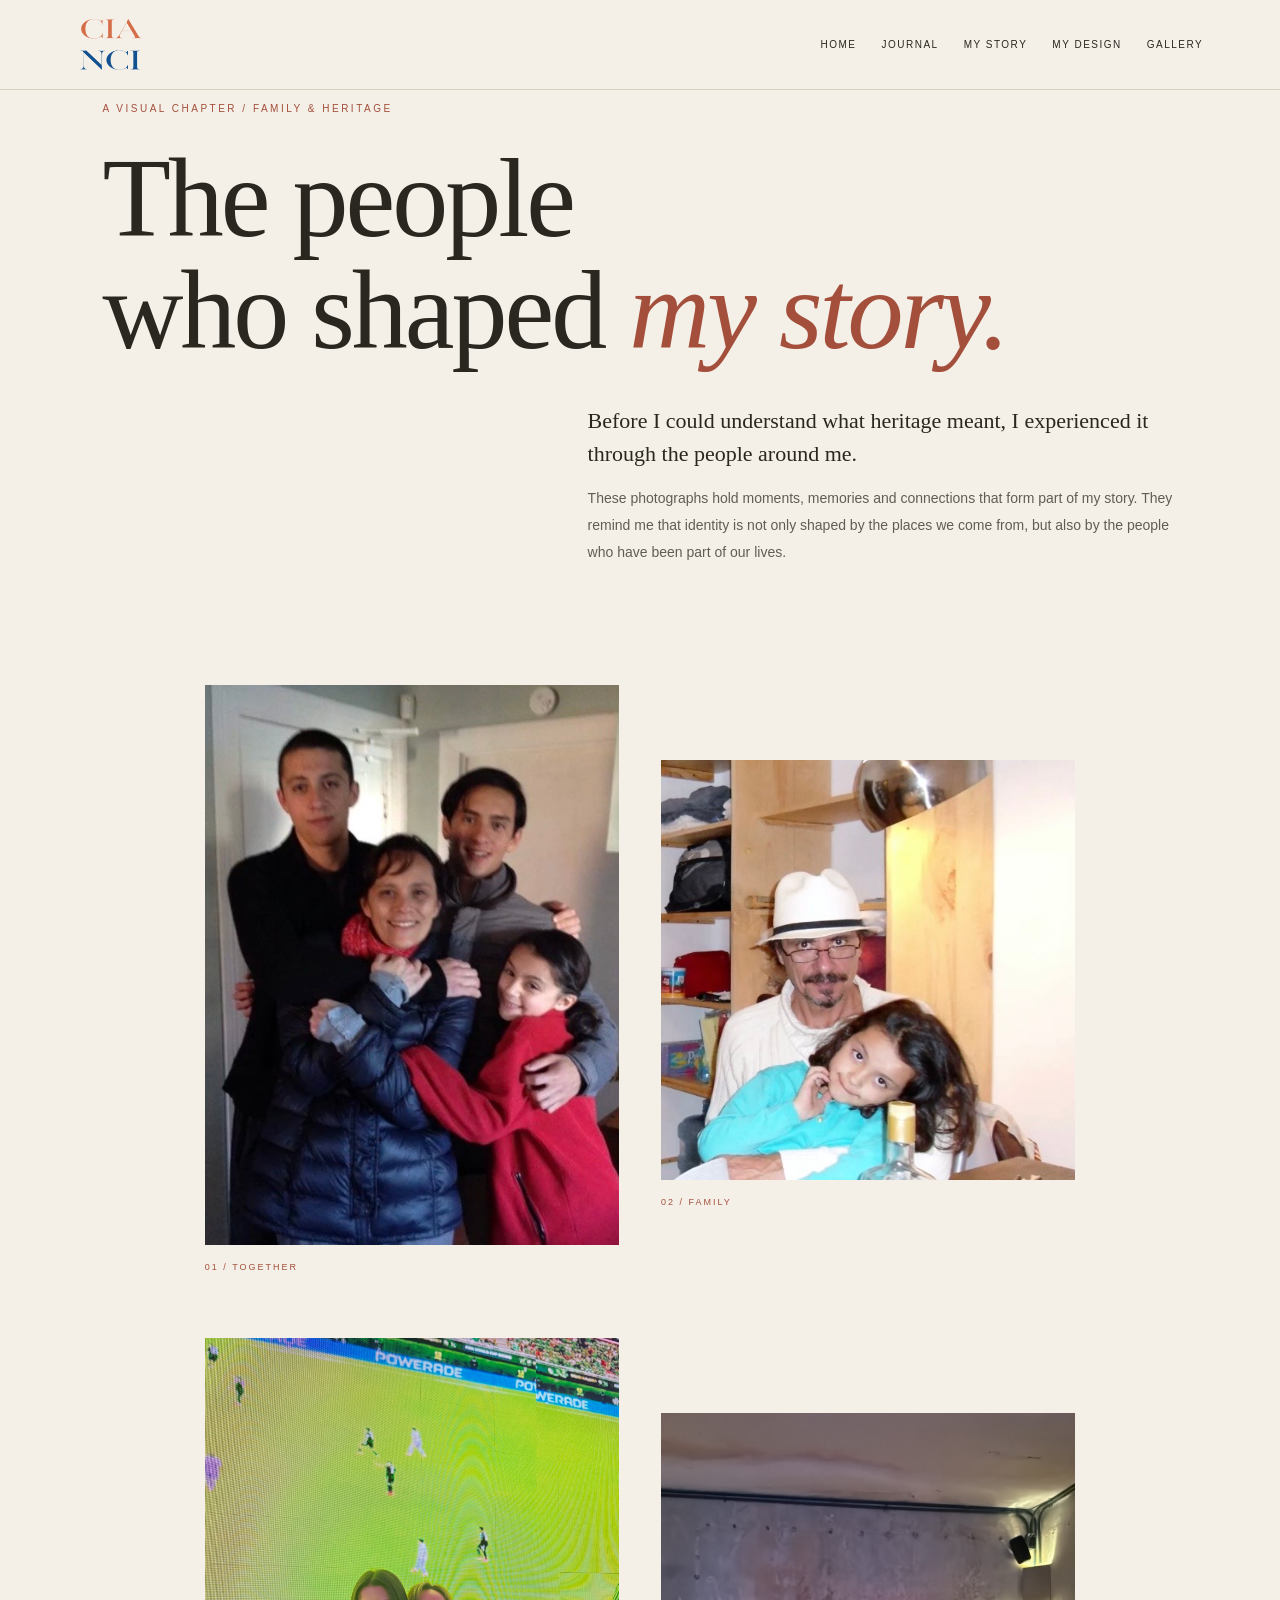
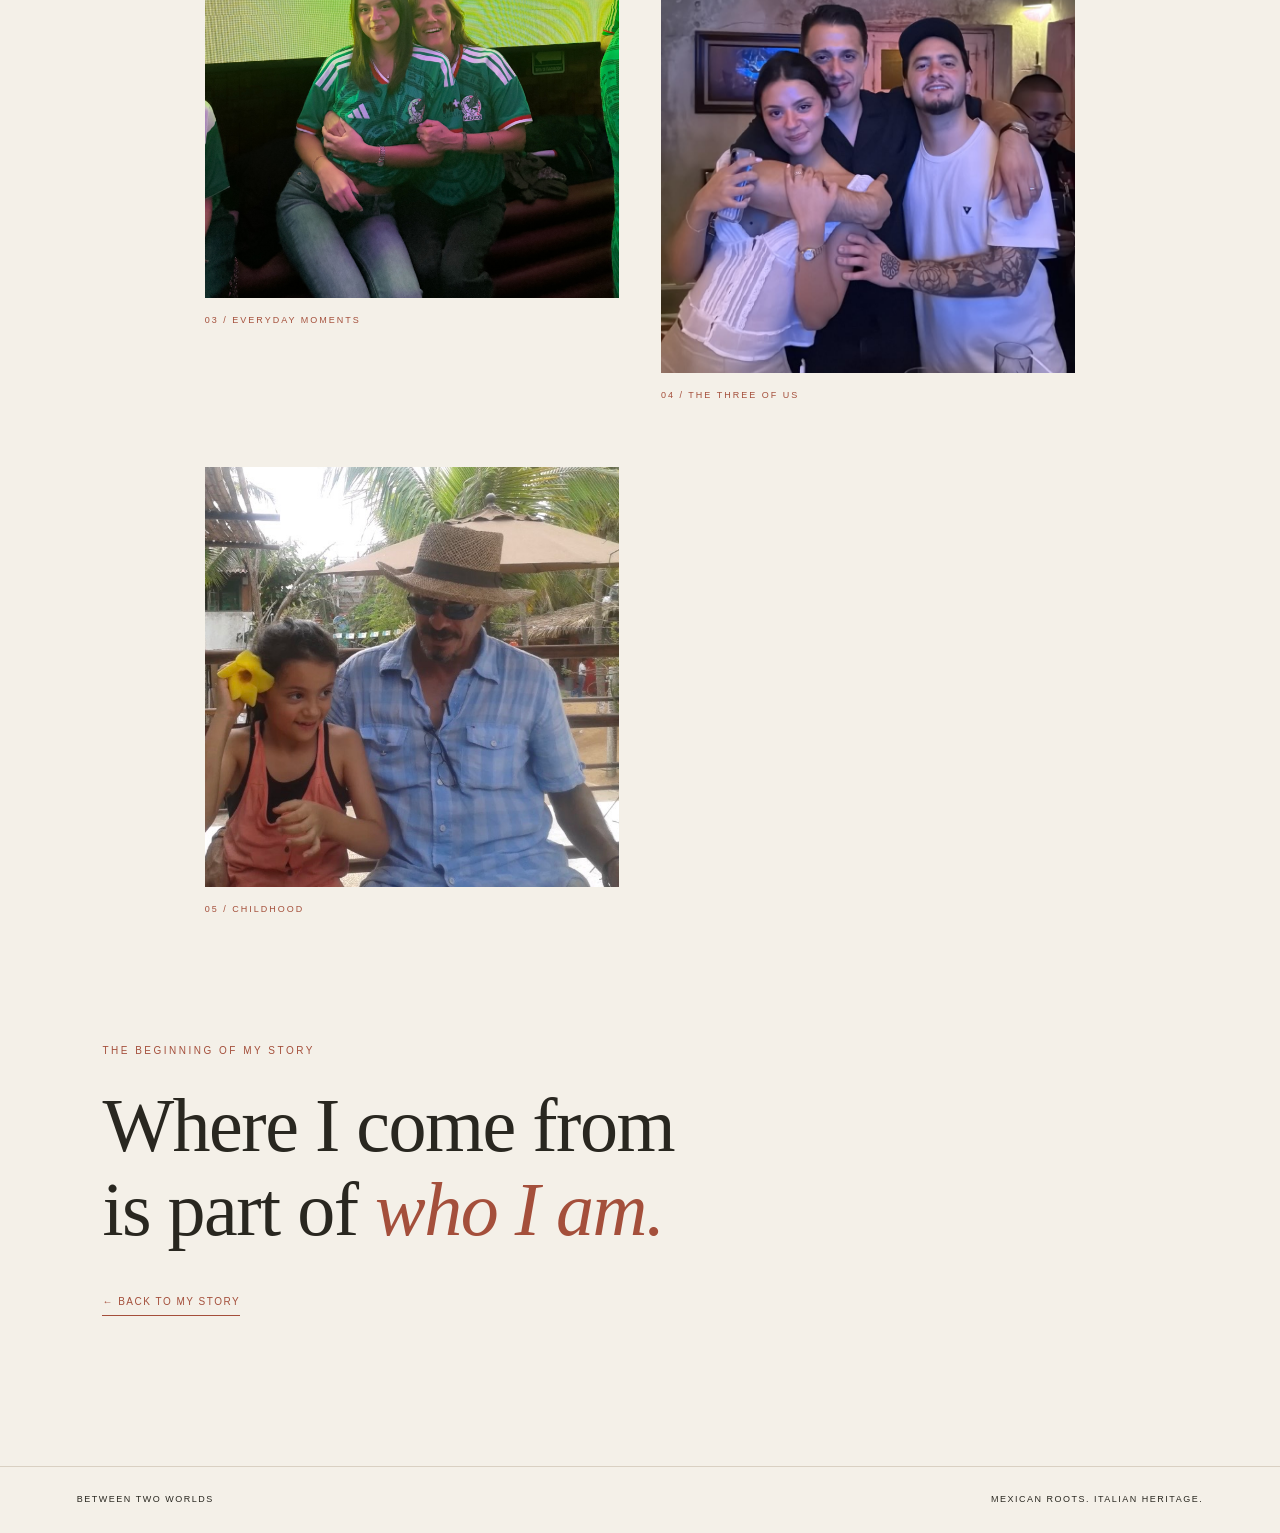
<file: Valentina blog website/family.html>
<!DOCTYPE html>
<html lang="en">
<head>
    <meta charset="UTF-8">
    <meta name="viewport" content="width=device-width, initial-scale=1.0">
    <title>Two Cultures. One Story. — Between Two Worlds</title>
    <link rel="stylesheet" href="style.css">
    <link rel="stylesheet" href="family-gallery.css">
</head>
<body>
    <header>
        <a href="index.html" class="logo">
            <img src="between-two-worlds-logo-cropped.png" alt="CIA NCI monogram">
        </a>
        <nav>
            <a href="index.html#home">HOME</a>
            <a href="index.html#journal">JOURNAL</a>
            <a href="index.html#about">MY STORY</a>
            <a href="index.html#ending">MY DESIGN</a>
            <a href="family.html" aria-current="page">GALLERY</a>
        </nav>
    </header>

    <main class="family-page">
        <section class="family-intro">
            <p class="section-label">A VISUAL CHAPTER / FAMILY &amp; HERITAGE</p>
            <h1 class="family-title">The people<br>who shaped <em>my story.</em></h1>
            <div class="family-intro-copy">
                <p class="family-lead">Before I could understand what heritage meant, I experienced it through the people around me.</p>
                <p>These photographs hold moments, memories and connections that form part of my story. They remind me that identity is not only shaped by the places we come from, but also by the people who have been part of our lives.</p>
            </div>
        </section>

        <section class="family-gallery" aria-label="Family photographs">
            <figure class="gallery-item gallery-item-tall">
                <img src="family-gathering.jpg" alt="A photograph of me and my mum together at a football match, wearing Mexico shirts" loading="lazy">
                <figcaption><span>01 / TOGETHER
            </figure>
            <figure class="gallery-item gallery-item-wide">
                <img src="me and dad.jpg" alt="Family and friends gathered around a table" loading="lazy">
                <figcaption><span>02 / FAMILY
            </figure>
            <figure class="gallery-item gallery-item-tall">
                <img src="mum and i .jpg" alt="A mirror photograph of me and my mum together" loading="lazy">
                <figcaption><span>03 / EVERYDAY MOMENTS 
            </figure>
            <figure class="gallery-item gallery-item-tall">
                <img src="brothers and i.JPG" alt="A mirror photograph of me and my mum together" loading="lazy">
                <figcaption><span>04 / THE THREE OF US
            </figure>
            <figure class="gallery-item gallery-item-wide">
                <img src="dad.jpg" alt="A childhood photograph of me with my dad" loading="lazy">
                <figcaption><span>05 / CHILDHOOD 
        </section>

        <section class="family-ending">
            <p class="section-label">THE BEGINNING OF MY STORY</p>
            <h2>Where I come from<br>is part of <em>who I am.</em></h2>
            <a class="back-link" href="index.html#about">← BACK TO MY STORY</a>
        </section>
    </main>

    <footer>
        <span>BETWEEN TWO WORLDS</span>
        <span>MEXICAN ROOTS. ITALIAN HERITAGE.</span>
    </footer>
</body>
</html>
</file>
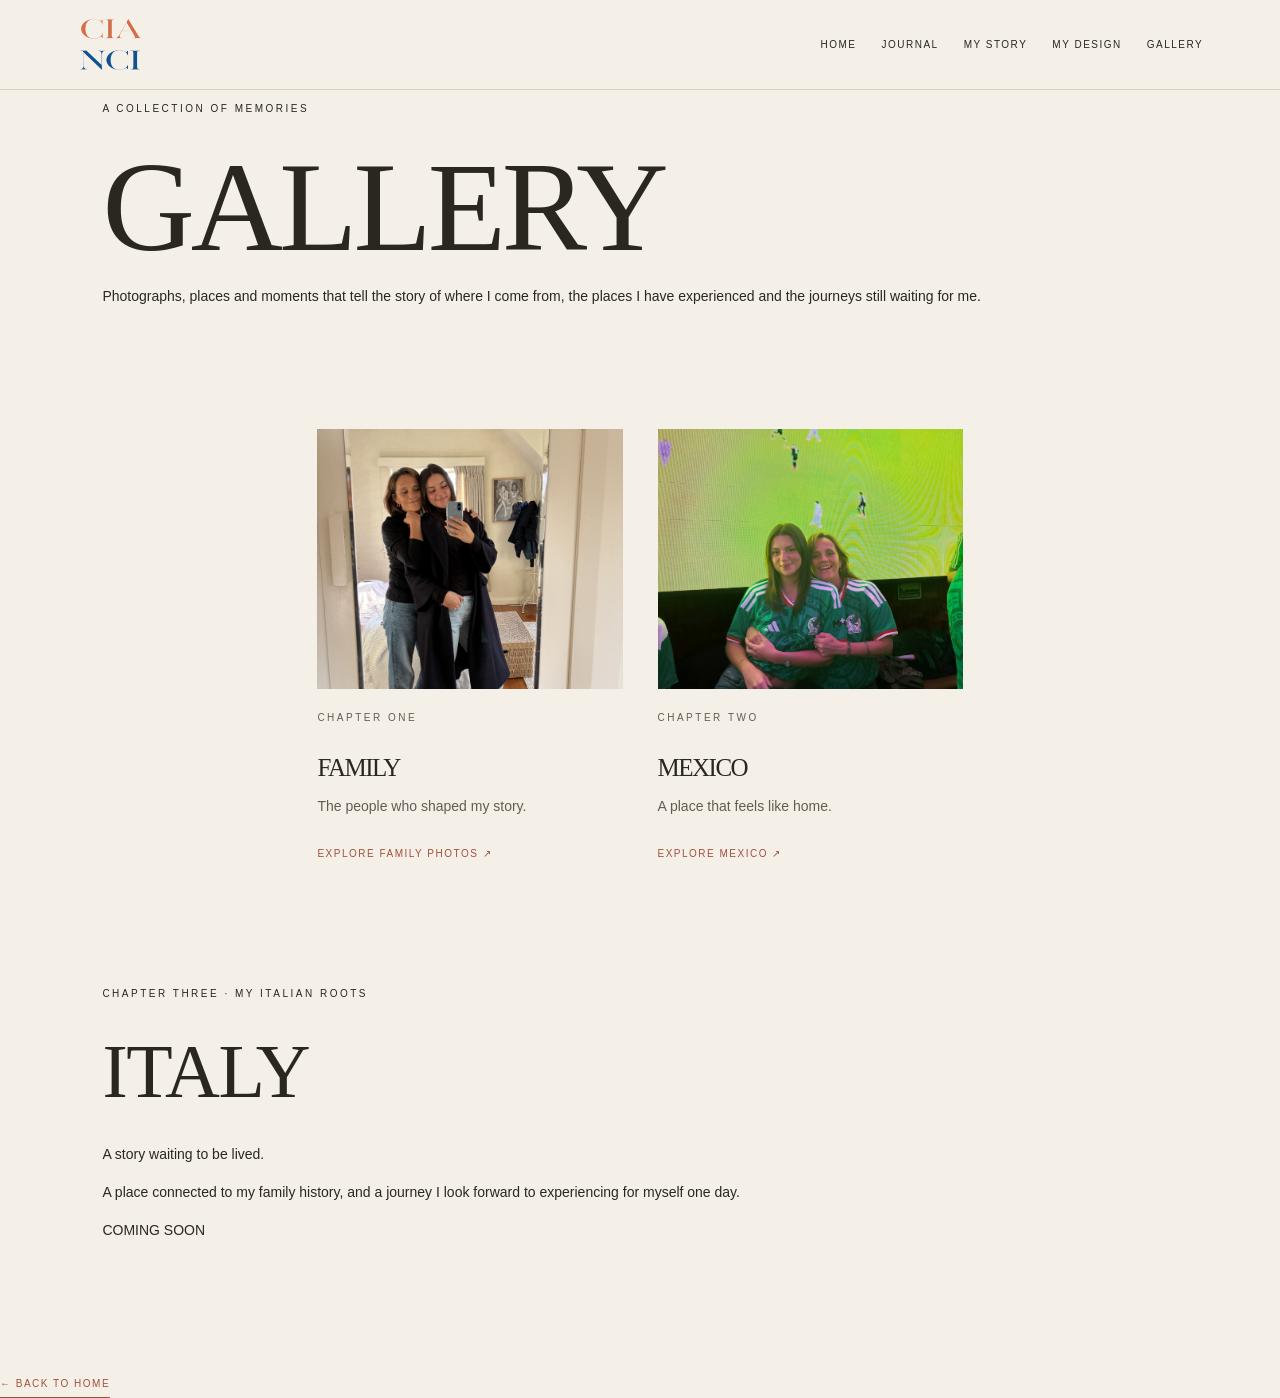
<file: Valentina blog website/gallery.html>
<!DOCTYPE html>
<html lang="en">
<head>
    <meta charset="UTF-8">
    <meta name="viewport" content="width=device-width, initial-scale=1.0">
    <title>Gallery | Between Two Worlds</title>
    <link rel="stylesheet" href="style.css">
    <link rel="stylesheet" href="family-gallery.css">
</head>

<body>

<header>
    <a href="index.html" class="logo">
        <img src="between-two-worlds-logo-cropped.png" alt="Between Two Worlds logo">
    </a>

    <nav>
        <a href="index.html">HOME</a>
        <a href="index.html#journal">JOURNAL</a>
        <a href="index.html#about">MY STORY</a>
        <a href="index.html#ending">MY DESIGN</a>
        <a href="gallery.html">GALLERY</a>
    </nav>
</header>

<main class="gallery-page">

    <section class="gallery-intro">
        <p class="eyebrow">A COLLECTION OF MEMORIES</p>
        <h1>GALLERY</h1>
        <p>
            Photographs, places and moments that tell the story
            of where I come from, the places I have experienced
            and the journeys still waiting for me.
        </p>
    </section>

    <section class="gallery-collection">

        <a href="family.html" class="gallery-card">
            <div class="gallery-card-image">
                <img src="mum-and-me.jpg" alt="Family memories">
            </div>
            <p class="eyebrow">CHAPTER ONE</p>
            <h2>FAMILY</h2>
            <p>The people who shaped my story.</p>
            <span>EXPLORE FAMILY PHOTOS ↗</span>
        </a>

        <a href="mexico.html" class="gallery-card">
            <div class="gallery-card-image">
                <img src="mum and i .jpg" alt="Mexico">
            </div>
            <p class="eyebrow">CHAPTER TWO</p>
            <h2>MEXICO</h2>
            <p>A place that feels like home.</p>
            <span>EXPLORE MEXICO ↗</span>
        </a>

    </section>

    <section class="italy-preview">
        <p class="eyebrow">CHAPTER THREE · MY ITALIAN ROOTS</p>
        <h2>ITALY</h2>
        <p class="italy-quote">A story waiting to be lived.</p>
        <p>
            A place connected to my family history, and a journey
            I look forward to experiencing for myself one day.
        </p>
        <span>COMING SOON</span>
    </section>

    <a href="index.html" class="back-link">← BACK TO HOME</a>

</main>

</body>
</html>
</file>
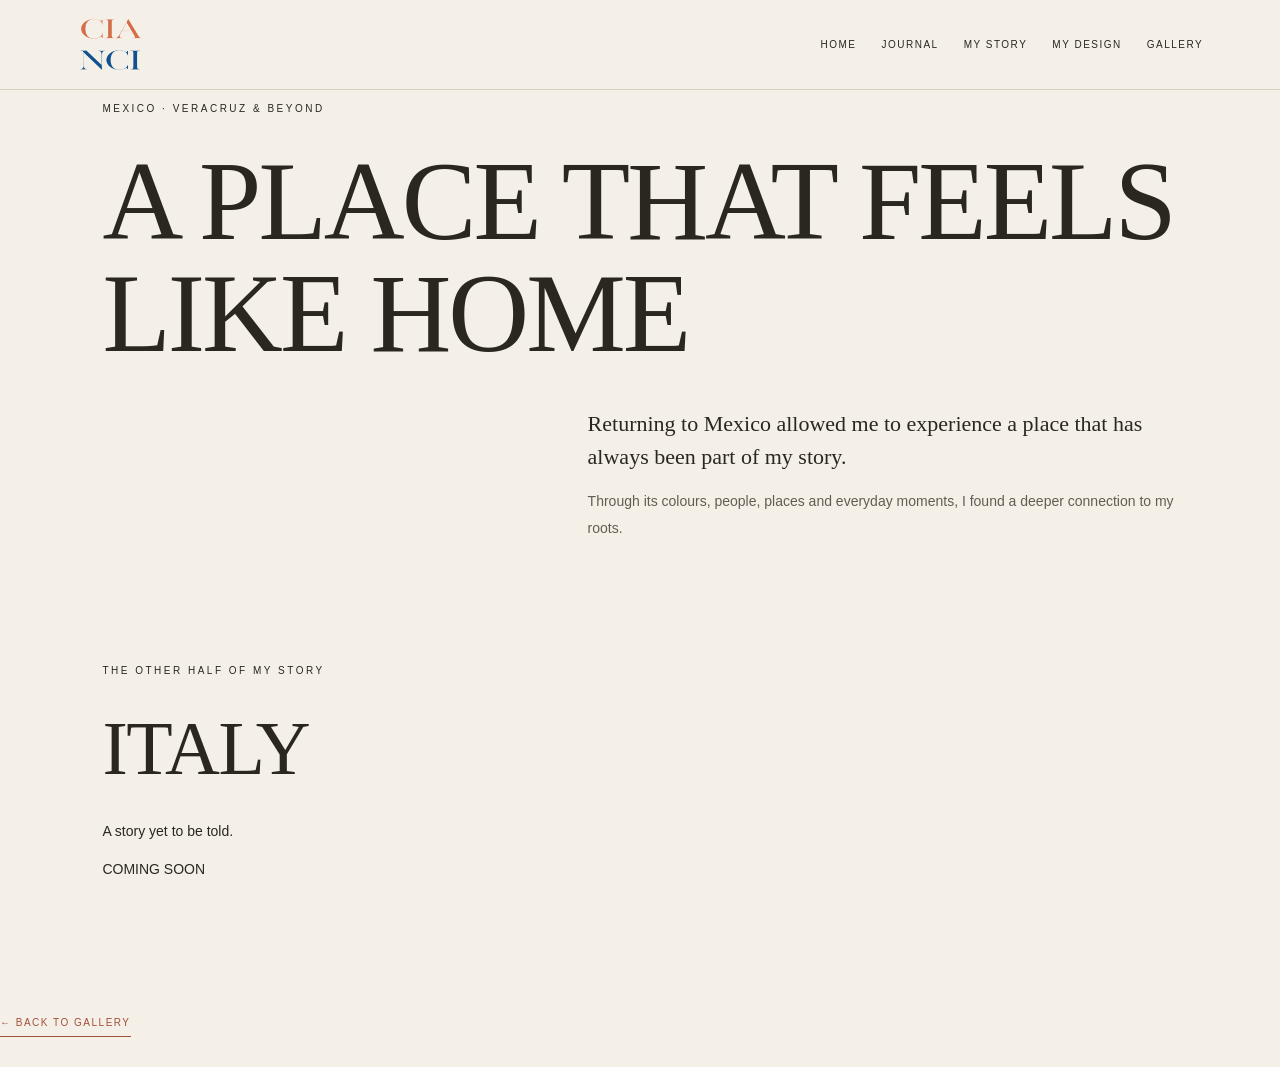
<file: Valentina blog website/mexico.html>
<!DOCTYPE html>
<html lang="en">
<head>
    <meta charset="UTF-8">
    <meta name="viewport" content="width=device-width, initial-scale=1.0">
    <title>Mexico | Between Two Worlds</title>
    <link rel="stylesheet" href="style.css">
    <link rel="stylesheet" href="family-gallery.css">
</head>

<body>

<header>
    <a href="index.html" class="logo">
        <img src="between-two-worlds-logo-cropped.png" alt="Between Two Worlds logo">
    </a>

    <nav>
        <a href="index.html">HOME</a>
        <a href="index.html#journal">JOURNAL</a>
        <a href="index.html#about">MY STORY</a>
        <a href="index.html#ending">MY DESIGN</a>
        <a href="gallery.html">GALLERY</a>
    </nav>
</header>

<main class="family-page">

    <section class="family-intro">
        <p class="eyebrow">MEXICO · VERACRUZ & BEYOND</p>
        <h1 class="family-title">A PLACE THAT FEELS LIKE HOME</h1>

        <div class="family-intro-copy">
            <p class="family-lead">
                Returning to Mexico allowed me to experience a place
                that has always been part of my story.
            </p>
            <p>
                Through its colours, people, places and everyday
                moments, I found a deeper connection to my roots.
            </p>
        </div>
    </section>

    <section class="family-ending">
        <p class="eyebrow">THE OTHER HALF OF MY STORY</p>
        <h2>ITALY</h2>
        <p>A story yet to be told.</p>
        <span>COMING SOON</span>
    </section>

    <a href="gallery.html" class="back-link">← BACK TO GALLERY</a>

</main>

</body>
</html>
</file>
<file: Valentina blog website/style.css>
/* GENERAL STYLE */

* {
    box-sizing: border-box;
}

html {
    scroll-behavior: smooth;
}

body {
    margin: 0;
    padding: 0;
    background-color: #F4F0E8;
    color: #292720;
    font-family: Arial, sans-serif;
    font-size: 14px;
    line-height: 1.7;
}

a {
    color: inherit;
    text-decoration: none;
}

h1, h2, h3 {
    font-family: Georgia, "Times New Roman", serif;
    font-weight: normal;
}

em {
    color: #A44F3B;
    font-weight: normal;
}


/* HEADER / NAVIGATION */

header {
    padding: 16px 6%;
    display: flex;
    justify-content: space-between;
    align-items: center;
    border-bottom: 1px solid #D9D0C2;
}

/* PERSONAL LOGO */

.logo {
    display: inline-flex;
    align-items: center;
    flex-shrink: 0;
}

.logo img {
    display: block;
    width: 68px;
    height: auto;
    transition: opacity 0.3s ease;
}

.logo:hover img {
    opacity: 0.75;
}

/* NAVIGATION */

nav {
    display: flex;
    align-items: center;
    gap: 25px;
}

nav a {
    font-size: 10px;
    letter-spacing: 1.5px;
    transition: color 0.2s ease;
}

nav a:hover {
    color: #A44F3B;
}


/* HOMEPAGE INTRO */

.hero {
    padding: 85px 8% 60px;
}

.eyebrow,
.section-label {
    font-size: 10px;
    letter-spacing: 2.5px;
    text-transform: uppercase;
}

.eyebrow {
    margin-bottom: 28px;
}

h1 {
    font-size: clamp(60px, 10vw, 130px);
    line-height: 0.98;
    letter-spacing: -4px;
    margin: 0;
}

.hero-bottom {
    display: grid;
    grid-template-columns: 1fr 1fr;
    gap: 60px;
    align-items: start;
    margin-top: 40px;
}

.tagline {
    font-family: Georgia, serif;
    font-size: 23px;
    line-height: 1.5;
    font-style: italic;
    margin: 0;
}

.introduction {
    max-width: 470px;
    margin: 0;
    line-height: 1.9;
    color: #625D53;
}


/* FEATURE IMAGE */

.feature-image {
    width: 85%;
    max-width: 1000px;
    height: 450px;
    margin: 50px auto 100px;
    background-color: #DCCDBB;
    overflow: hidden;
}

.feature-image img {
    display: block;
    width: 100%;
    height: 100%;
    object-fit: cover;
    object-position: center;
}


/* MAIN CONTENT SECTIONS */

section:not(.hero) {
    padding: 0 8%;
    margin-bottom: 120px;
    scroll-margin-top: 35px;
}

.section-label {
    color: #A44F3B;
    margin-bottom: 25px;
}

h2 {
    font-size: clamp(42px, 6vw, 76px);
    line-height: 1.1;
    letter-spacing: -1.5px;
    margin: 0 0 30px;
}

.section-copy {
    max-width: 600px;
    color: #625D53;
    font-size: 14px;
    line-height: 2;
}

.section-copy p {
    margin-top: 0;
    margin-bottom: 25px;
}


/* FOOTER */

footer {
    border-top: 1px solid #D9D0C2;
    padding: 25px 6%;
    display: flex;
    justify-content: space-between;
    align-items: center;
    gap: 20px;
    font-size: 9px;
    letter-spacing: 1.5px;
}


/* MOBILE LAYOUT */

@media (max-width: 700px) {

    header {
        align-items: center;
        flex-direction: column;
        gap: 16px;
        padding: 18px 5%;
    }

    .logo img {
        width: 60px;
    }

    nav {
        justify-content: center;
        flex-wrap: wrap;
        gap: 12px 18px;
    }

    nav a {
        font-size: 9px;
    }

    .hero {
        padding: 65px 6% 45px;
    }

    h1 {
        font-size: clamp(48px, 11vw, 65px);
        letter-spacing: -2px;
    }

    .hero-bottom {
        grid-template-columns: 1fr;
        gap: 20px;
    }

    .tagline {
        font-size: 21px;
    }

    .feature-image {
        width: 88%;
        height: 280px;
        margin: 0 auto 80px;
    }

    section:not(.hero) {
        padding: 0 6%;
        margin-bottom: 85px;
    }

    h2 {
        font-size: 46px;
    }

    footer {
        flex-direction: column;
        align-items: flex-start;
        gap: 8px;
    }
}


/* SMALL MOBILE SCREENS */

@media (max-width: 380px) {

    nav {
        gap: 10px 13px;
    }

    nav a {
        font-size: 8px;
    }

    h1 {
        font-size: 46px;
    }

}
</file>
<file: Valentina blog website/family-gallery.css>
/* FAMILY GALLERY PAGE — works alongside your existing style.css */

.family-page { padding-bottom: 30px; }

.family-intro { padding: 85px 8% 65px; }

.family-title {
    font-size: clamp(54px, 9vw, 112px);
    line-height: 1;
    letter-spacing: -3px;
    margin: 0;
}

.family-intro-copy {
    max-width: 590px;
    margin: 38px 0 0 auto;
    color: #625D53;
    line-height: 1.9;
}

.family-lead {
    font-family: Georgia, "Times New Roman", serif;
    font-size: 22px;
    line-height: 1.5;
    color: #292720;
    margin: 0 0 15px;
}

.family-gallery {
    width: 84%;
    max-width: 1120px;
    margin: 0 auto 115px;
    display: grid;
    grid-template-columns: 1fr 1fr;
    gap: 58px 42px;
    align-items: start;
}

.gallery-item { margin: 0; min-width: 0; }
.gallery-item:nth-child(even) { margin-top: 75px; }

.gallery-item img {
    display: block;
    width: 100%;
    height: 490px;
    object-fit: cover;
    background: #DCCDBB;
}

.gallery-item-tall img { height: 560px; }
.gallery-item-wide img { height: 420px; }

.gallery-item figcaption {
    padding-top: 15px;
    font-family: Georgia, "Times New Roman", serif;
    font-size: 17px;
    color: #292720;
}

.gallery-item figcaption span {
    display: block;
    margin-bottom: 5px;
    color: #A44F3B;
    font-family: Arial, sans-serif;
    font-size: 9px;
    letter-spacing: 2px;
}

.family-ending { padding: 0 8%; margin: 0 0 110px; }
.family-ending h2 { font-size: clamp(42px, 6vw, 76px); }

.back-link {
    display: inline-block;
    margin-top: 12px;
    padding-bottom: 5px;
    border-bottom: 1px solid #A44F3B;
    color: #A44F3B;
    font-size: 10px;
    letter-spacing: 1.5px;
    transition: opacity 0.2s ease;
}
.back-link:hover { opacity: 0.65; }

@media (max-width: 700px) {
    .family-intro { padding: 65px 6% 45px; }
    .family-title { font-size: clamp(48px, 11vw, 68px); letter-spacing: -2px; }
    .family-intro-copy { margin: 28px 0 0; }
    .family-lead { font-size: 20px; }
    .family-gallery {
        width: 88%;
        grid-template-columns: 1fr;
        gap: 38px;
        margin-bottom: 80px;
    }
    .gallery-item:nth-child(even) { margin-top: 0; }
    .gallery-item img,
    .gallery-item-tall img,
    .gallery-item-wide img {
        height: auto;
        max-height: 620px;
        aspect-ratio: 4 / 5;
        object-fit: cover;
    }
    .family-ending { padding: 0 6%; margin-bottom: 80px; }
}
.gallery-button {
    display: inline-block;
    margin-top: 25px;
    padding: 13px 24px;
    border: 1px solid #A44F3B;
    color: #A44F3B;
    font-size: 10px;
    letter-spacing: 1.5px;
    text-decoration: none;
    transition: all 0.3s ease;
}

.gallery-button:hover {
    background-color: #A44F3B;
    color: #F4F0E8;
}/* Main gallery page layout */

.gallery-collection {
    display: grid;
    grid-template-columns: repeat(2, 1fr);
    gap: 35px;
    max-width: 850px;
    margin: 50px auto;
}

.gallery-card {
    text-decoration: none;
    color: #292720;
}

.gallery-card-image {
    width: 100%;
    height: 260px;
    overflow: hidden;
    margin-bottom: 20px;
}

.gallery-card-image img {
    width: 100%;
    height: 100%;
    object-fit: cover;
    display: block;
    transition: transform 0.4s ease;
}

.gallery-card:hover img {
    transform: scale(1.04);
}

.gallery-card h2 {
    font-family: Georgia, serif;
    font-size: 25px;
    font-weight: normal;
    margin: 8px 0;
}

.gallery-card p {
    color: #625D53;
}

.gallery-card span {
    display: inline-block;
    color: #A44F3B;
    font-size: 10px;
    letter-spacing: 1.5px;
    margin-top: 12px;
}

@media (max-width: 650px) {
    .gallery-collection {
        grid-template-columns: 1fr;
    }
}
</file>
